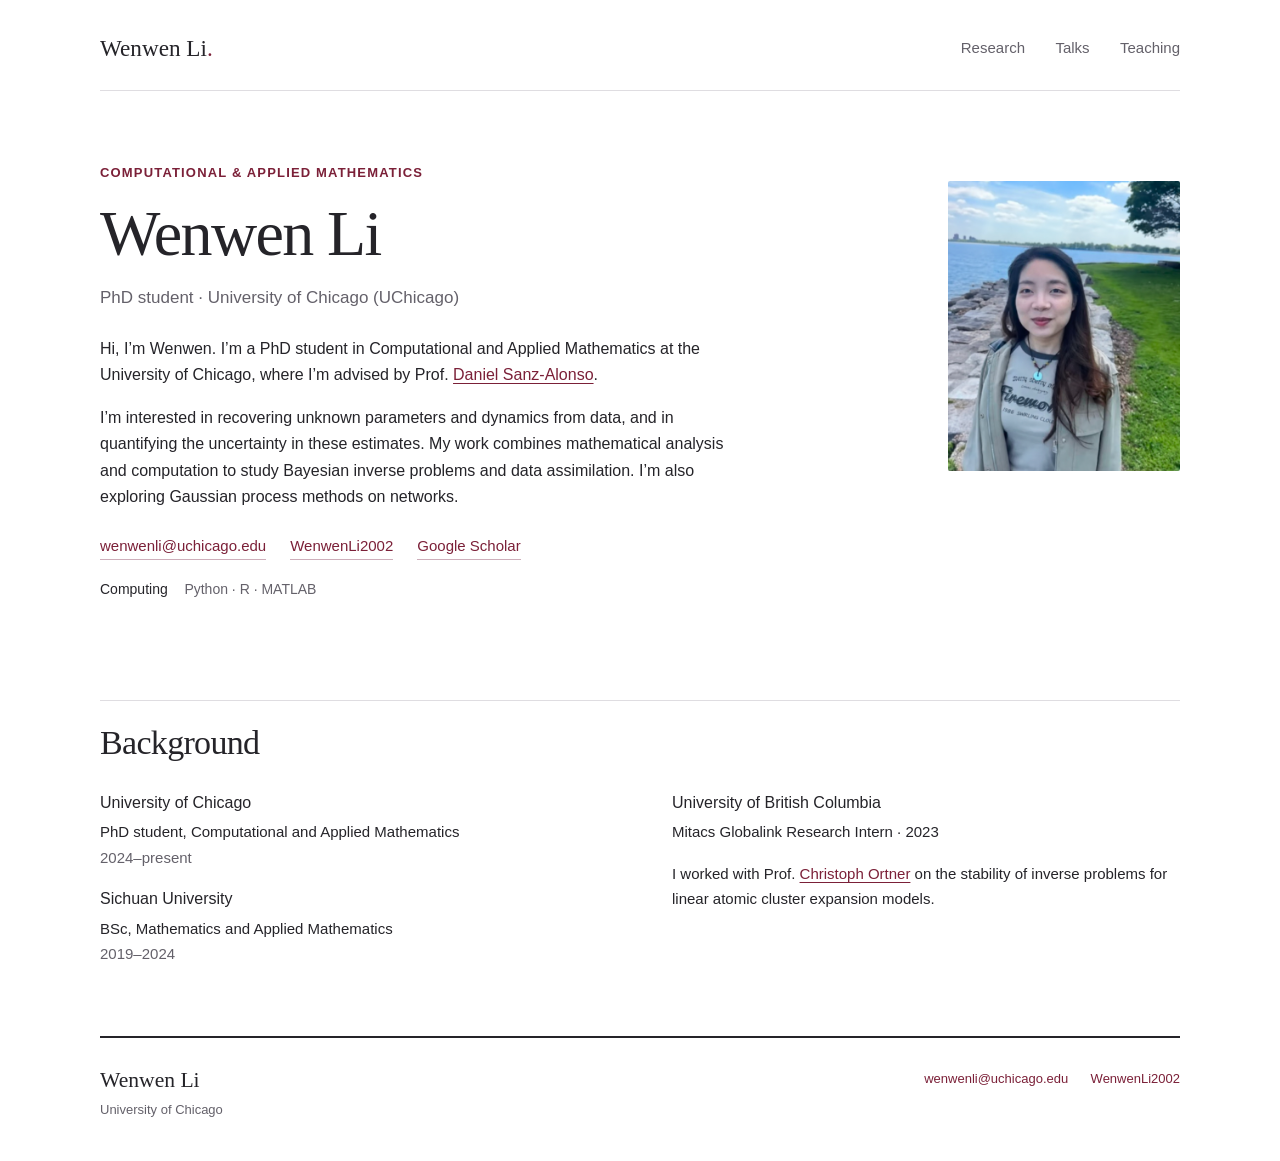
<file: index.html>
<!doctype html>
<html lang="en">
<head>
  <meta charset="utf-8">
  <meta name="viewport" content="width=device-width, initial-scale=1">
  <meta name="color-scheme" content="light">
  <title>Wenwen Li | Applied Mathematics at UChicago</title>
  <meta name="description" content="Wenwen Li, PhD student in Computational and Applied Mathematics at the University of Chicago (UChicago). Research in uncertainty quantification, Bayesian inverse problems, data assimilation, and Gaussian process methods on networks.">
  <link rel="canonical" href="https://wenwenli2002.github.io/">
  <meta property="og:type" content="website">
  <meta property="og:title" content="Wenwen Li | Applied Mathematics at UChicago">
  <meta property="og:description" content="Wenwen Li, PhD student in Computational and Applied Mathematics at the University of Chicago (UChicago). Research in uncertainty quantification, Bayesian inverse problems, data assimilation, and Gaussian process methods on networks.">
  <meta property="og:url" content="https://wenwenli2002.github.io/">
  <link rel="icon" type="image/svg+xml" href="data:image/svg+xml,%3Csvg xmlns='http://www.w3.org/2000/svg' viewBox='0 0 64 64'%3E%3Crect width='64' height='64' rx='8' fill='%237b2038'/%3E%3Ctext x='32' y='43' text-anchor='middle' fill='white' font-family='Georgia,serif' font-size='32'%3EWL%3C/text%3E%3C/svg%3E">
  <link rel="stylesheet" href="styles.css">
  <script src="site.js" defer></script>

  <script type="application/ld+json">{"@context": "https://schema.org", "@type": "ProfilePage", "name": "Wenwen Li | Applied Mathematics at UChicago", "url": "https://wenwenli2002.github.io/", "mainEntity": {"@type": "Person", "name": "Wenwen Li", "url": "https://wenwenli2002.github.io/", "email": "mailto:wenwenli@uchicago.edu", "jobTitle": "PhD student", "affiliation": {"@type": "CollegeOrUniversity", "name": "University of Chicago", "alternateName": "UChicago", "url": "https://www.uchicago.edu/"}, "sameAs": ["https://github.com/WenwenLi2002", "https://cam.uchicago.edu/people/profile/wenwen-li/", "https://scholar.google.com/citations?user=LMKiBMcAAAAJ&hl=en"]}}</script>
</head>
<body>
  <a class="skip-link" href="#main">Skip to content</a>
  <header class="site-header wrap">
    <a class="signature" href="index.html" aria-label="Wenwen Li, home">Wenwen Li<span class="signature-mark" aria-hidden="true">.</span></a>
    <nav aria-label="Main navigation">
      <a href="research.html">Research</a>
      <a href="talks.html">Talks</a>
      <a href="teaching.html">Teaching</a>
      
    </nav>
  </header>
  <main id="main" class="wrap">
    <section id="about" class="intro" aria-labelledby="name">
      <div class="intro-copy">
        <p class="eyebrow">Computational &amp; Applied Mathematics</p>
        <h1 id="name">Wenwen Li</h1>
        <p class="affiliation">PhD student · <a href="https://cam.uchicago.edu/" target="_blank" rel="noopener">University of Chicago (UChicago)</a></p>
        <p>Hi, I’m Wenwen. I’m a PhD student in Computational and Applied Mathematics at the University of Chicago, where I’m advised by Prof. <a href="https://sites.google.com/a/uchicago.edu/sanz-alonso/" target="_blank" rel="noopener">Daniel Sanz-Alonso</a>.</p>
        <p>I’m interested in recovering unknown parameters and dynamics from data, and in quantifying the uncertainty in these estimates. My work combines mathematical analysis and computation to study Bayesian inverse problems and data assimilation. I’m also exploring Gaussian process methods on networks.</p>
        <div class="contact-links" aria-label="Profile and contact links">
          <a href="mailto:wenwenli@uchicago.edu">wenwenli@uchicago.edu</a>
          <a href="https://github.com/WenwenLi2002" aria-label="WenwenLi2002 on GitHub" target="_blank" rel="noopener">WenwenLi2002</a>
          <a href="https://scholar.google.com/citations?user=LMKiBMcAAAAJ&amp;hl=en" target="_blank" rel="noopener noreferrer">Google Scholar</a>
          
        </div>
        <p class="computing"><span>Computing</span> Python · R · MATLAB</p>
      </div>
      <figure class="portrait">
        <img src="assets/portrait.png" alt="Portrait of Wenwen Li outdoors beside a lake" width="1091" height="1442" fetchpriority="high">
      </figure>
    </section>

    <section id="background" class="lower-section background" aria-labelledby="background-heading">
      <div class="section-heading"><h2 id="background-heading">Background</h2></div>
      <div class="background-grid">
        <div><h3>University of Chicago</h3><p>PhD student, Computational and Applied Mathematics<br><span class="muted">2024–present</span></p><h3>Sichuan University</h3><p>BSc, Mathematics and Applied Mathematics<br><span class="muted">2019–2024</span></p></div>
        <div><h3>University of British Columbia</h3><p>Mitacs Globalink Research Intern · 2023</p><p>I worked with Prof. <a href="https://personal.math.ubc.ca/~ortner/" target="_blank" rel="noopener">Christoph Ortner</a> on the stability of inverse problems for linear atomic cluster expansion models.</p></div>
      </div>
    </section>
  </main>
  <footer class="wrap site-footer">
    <div><span class="footer-name">Wenwen Li</span><p>University of Chicago</p></div>
    <div class="footer-links"><a href="mailto:wenwenli@uchicago.edu">wenwenli@uchicago.edu</a><a href="https://github.com/WenwenLi2002" target="_blank" rel="noopener">WenwenLi2002</a></div>
  </footer>
  <dialog id="figure-dialog" aria-labelledby="figure-dialog-title">
    <div class="dialog-header"><h2 id="figure-dialog-title">Research figure</h2><button type="button" id="close-figure">Close</button></div>
    <img id="enlarged-figure" alt="">
    <p id="figure-caption"></p>
  </dialog>
</body>
</html>
</file>
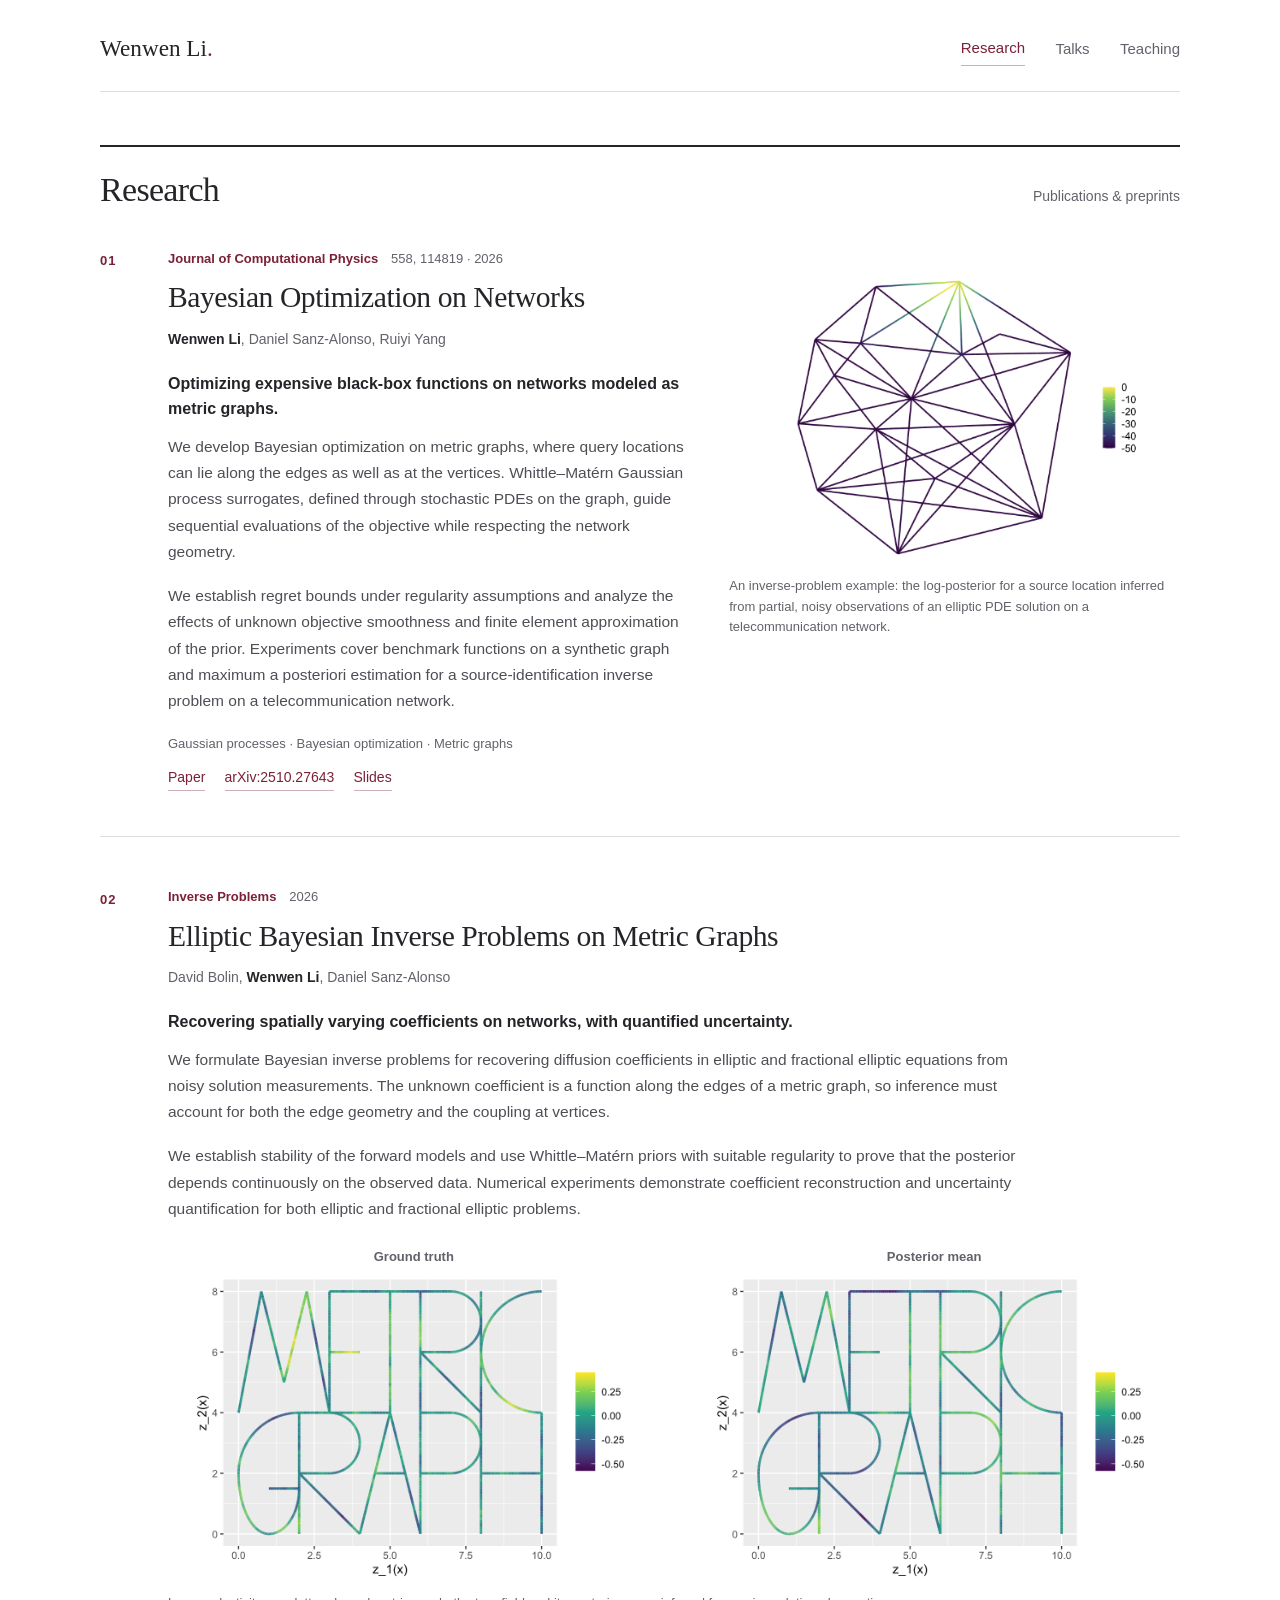
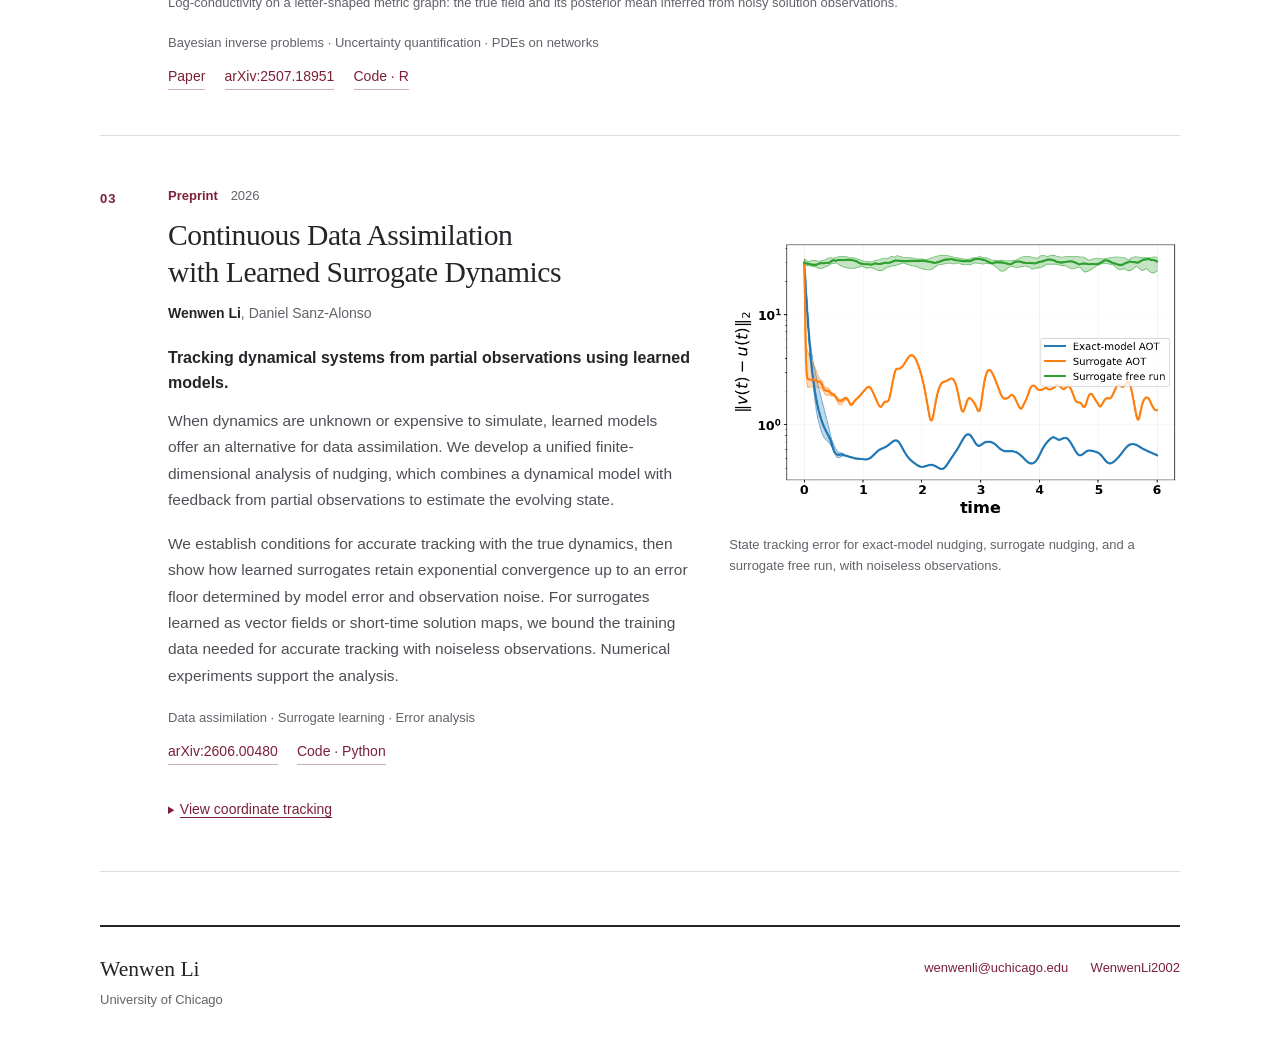
<file: research.html>
<!doctype html>
<html lang="en">
<head>
  <meta charset="utf-8">
  <meta name="viewport" content="width=device-width, initial-scale=1">
  <meta name="color-scheme" content="light">
  <title>Research · Wenwen Li</title>
  <meta name="description" content="Publications and preprints by Wenwen Li: Bayesian optimization on networks, elliptic Bayesian inverse problems, and continuous data assimilation with learned surrogate dynamics.">
  <link rel="canonical" href="https://wenwenli2002.github.io/research.html">
  <meta property="og:type" content="website">
  <meta property="og:title" content="Research · Wenwen Li">
  <meta property="og:description" content="Publications and preprints by Wenwen Li: Bayesian optimization on networks, elliptic Bayesian inverse problems, and continuous data assimilation with learned surrogate dynamics.">
  <meta property="og:url" content="https://wenwenli2002.github.io/research.html">
  <link rel="icon" type="image/svg+xml" href="data:image/svg+xml,%3Csvg xmlns='http://www.w3.org/2000/svg' viewBox='0 0 64 64'%3E%3Crect width='64' height='64' rx='8' fill='%237b2038'/%3E%3Ctext x='32' y='43' text-anchor='middle' fill='white' font-family='Georgia,serif' font-size='32'%3EWL%3C/text%3E%3C/svg%3E">
  <link rel="stylesheet" href="styles.css">
  <script src="site.js" defer></script>

  <script type="application/ld+json">{"@context": "https://schema.org", "@type": "WebPage", "name": "Research \u00b7 Wenwen Li", "url": "https://wenwenli2002.github.io/research.html", "mainEntity": {"@type": "Person", "name": "Wenwen Li", "url": "https://wenwenli2002.github.io/", "email": "mailto:wenwenli@uchicago.edu", "jobTitle": "PhD student", "affiliation": {"@type": "CollegeOrUniversity", "name": "University of Chicago"}, "sameAs": ["https://github.com/WenwenLi2002"]}}</script>
</head>
<body>
  <a class="skip-link" href="#main">Skip to content</a>
  <header class="site-header wrap">
    <a class="signature" href="index.html" aria-label="Wenwen Li, home">Wenwen Li<span class="signature-mark" aria-hidden="true">.</span></a>
    <nav aria-label="Main navigation">
      <a href="research.html" aria-current="page">Research</a>
      <a href="talks.html">Talks</a>
      <a href="teaching.html">Teaching</a>
      
    </nav>
  </header>
  <main id="main" class="wrap page-section">
    <section id="research" class="research" aria-labelledby="research-heading">
      <div class="section-heading">
        <h1 id="research-heading">Research</h1>
        <p>Publications &amp; preprints</p>
      </div>

      <article class="publication" aria-labelledby="bo-title">
        <div class="article-index" aria-hidden="true">01</div>
        <div class="article-main">
          <div class="research-grid">
            <div class="research-copy">
              <p class="venue"><a href="https://www.sciencedirect.com/science/article/abs/pii/S0021999126001695" target="_blank" rel="noopener">Journal of Computational Physics</a><span>558, 114819 · 2026</span></p>
              <h2 id="bo-title">Bayesian Optimization on Networks</h2>
              <p class="authors"><strong>Wenwen Li</strong>, <a href="https://sites.google.com/a/uchicago.edu/sanz-alonso/" target="_blank" rel="noopener">Daniel Sanz-Alonso</a>, <a href="https://ruiyiyang.github.io/" target="_blank" rel="noopener">Ruiyi Yang</a></p>
              <p class="takeaway">Optimizing expensive black-box functions on networks modeled as metric graphs.</p>
              <p class="description">We develop Bayesian optimization on metric graphs, where query locations can lie along the edges as well as at the vertices. Whittle–Matérn Gaussian process surrogates, defined through stochastic PDEs on the graph, guide sequential evaluations of the objective while respecting the network geometry.</p><p class="description">We establish regret bounds under regularity assumptions and analyze the effects of unknown objective smoothness and finite element approximation of the prior. Experiments cover benchmark functions on a synthetic graph and maximum a posteriori estimation for a source-identification inverse problem on a telecommunication network.</p>
              <p class="topics">Gaussian processes · Bayesian optimization · Metric graphs</p>
              <div class="paper-links">
                <a href="https://www.sciencedirect.com/science/article/abs/pii/S0021999126001695" target="_blank" rel="noopener">Paper</a>
                <a href="https://arxiv.org/abs/2510.27643" target="_blank" rel="noopener">arXiv:2510.27643</a>
                <a href="assets/Bayesian-Optimization-on-Networks-SIAM-AN26.pdf" target="_blank" rel="noopener">Slides</a>
              </div>
            </div>
            <figure class="research-figure network-figure">
              <button class="figure-button" data-figure="assets/bo-network.png" data-caption="Log-posterior for the source-identification experiment on a telecommunication network. Bayesian optimization seeks its maximizer to compute a maximum a posteriori estimate from partial, noisy observations of an elliptic PDE solution." aria-label="Enlarge the network log-posterior figure">
                <img src="assets/bo-network.png" alt="Telecommunication metric graph colored by the source-location log-posterior, with colorbar from minus 50 to zero" width="455" height="357" loading="lazy">
              </button>
              <figcaption>An inverse-problem example: the log-posterior for a source location inferred from partial, noisy observations of an elliptic PDE solution on a telecommunication network.</figcaption>
            </figure>
          </div>
        </div>
      </article>

      <article class="publication" aria-labelledby="elliptic-title">
        <div class="article-index" aria-hidden="true">02</div>
        <div class="article-main">
          <div class="article-heading">
            <p class="venue"><a href="https://doi.org/10.1088/1361-6420/ae544e" target="_blank" rel="noopener">Inverse Problems</a><span>2026</span></p>
            <h2 id="elliptic-title">Elliptic Bayesian Inverse Problems on Metric Graphs</h2>
            <p class="authors"><a href="https://www.kaust.edu.sa/en/study/faculty/david-bolin" target="_blank" rel="noopener">David Bolin</a>, <strong>Wenwen Li</strong>, <a href="https://sites.google.com/a/uchicago.edu/sanz-alonso/" target="_blank" rel="noopener">Daniel Sanz-Alonso</a></p>
          </div>
          <p class="takeaway">Recovering spatially varying coefficients on networks, with quantified uncertainty.</p>
          <p class="description wide-copy">We formulate Bayesian inverse problems for recovering diffusion coefficients in elliptic and fractional elliptic equations from noisy solution measurements. The unknown coefficient is a function along the edges of a metric graph, so inference must account for both the edge geometry and the coupling at vertices.</p><p class="description wide-copy">We establish stability of the forward models and use Whittle–Matérn priors with suitable regularity to prove that the posterior depends continuously on the observed data. Numerical experiments demonstrate coefficient reconstruction and uncertainty quantification for both elliptic and fractional elliptic problems.</p>
          <div class="paired-figures">
            <figure class="research-figure">
              <p class="figure-label">Ground truth</p>
              <button class="figure-button" data-figure="assets/elliptic-truth.png" data-caption="Ground-truth log-conductivity u on the letter-shaped metric graph." aria-label="Enlarge the ground-truth log-conductivity figure">
                <img src="assets/elliptic-truth.png" alt="Ground-truth log-conductivity shown by color along the edges of a graph spelling METRIC GRAPH" width="1150" height="722" loading="lazy">
              </button>
            </figure>
            <figure class="research-figure">
              <p class="figure-label">Posterior mean</p>
              <button class="figure-button" data-figure="assets/elliptic-posterior.png" data-caption="Posterior mean of the log-conductivity u, inferred from noisy solution observations." aria-label="Enlarge the posterior mean reconstruction">
                <img src="assets/elliptic-posterior.png" alt="Posterior mean log-conductivity reconstructed on the same letter-shaped graph, with the original colorbar and axes" width="1150" height="722" loading="lazy">
              </button>
            </figure>
          </div>
          <p class="shared-caption">Log-conductivity on a letter-shaped metric graph: the true field and its posterior mean inferred from noisy solution observations.</p>
          <p class="topics">Bayesian inverse problems · Uncertainty quantification · PDEs on networks</p>
          <div class="paper-links">
            <a href="https://doi.org/10.1088/1361-6420/ae544e" target="_blank" rel="noopener">Paper</a>
            <a href="https://arxiv.org/abs/2507.18951" target="_blank" rel="noopener">arXiv:2507.18951</a>
            <a href="https://github.com/WenwenLi2002/Bayesian-Inverse-Problems-on-Metric-Graphs" target="_blank" rel="noopener" aria-label="R reference code for elliptic Bayesian inverse problems">Code · R</a>
          </div>
        </div>
      </article>

      <article class="publication" aria-labelledby="cda-title">
        <div class="article-index" aria-hidden="true">03</div>
        <div class="article-main">
          <div class="research-grid">
            <div class="research-copy">
              <p class="venue">Preprint<span>2026</span></p>
              <h2 id="cda-title">Continuous Data Assimilation with Learned Surrogate Dynamics</h2>
              <p class="authors"><strong>Wenwen Li</strong>, <a href="https://sites.google.com/a/uchicago.edu/sanz-alonso/" target="_blank" rel="noopener">Daniel Sanz-Alonso</a></p>
              <p class="takeaway">Tracking dynamical systems from partial observations using learned models.</p>
              <p class="description">When dynamics are unknown or expensive to simulate, learned models offer an alternative for data assimilation. We develop a unified finite-dimensional analysis of nudging, which combines a dynamical model with feedback from partial observations to estimate the evolving state.</p><p class="description">We establish conditions for accurate tracking with the true dynamics, then show how learned surrogates retain exponential convergence up to an error floor determined by model error and observation noise. For surrogates learned as vector fields or short-time solution maps, we bound the training data needed for accurate tracking with noiseless observations. Numerical experiments support the analysis.</p>
              <p class="topics">Data assimilation · Surrogate learning · Error analysis</p>
              <div class="paper-links">
                <a href="https://arxiv.org/abs/2606.00480" target="_blank" rel="noopener">arXiv:2606.00480</a>
                <a href="https://github.com/WenwenLi2002/continuous-data-assimilation-with-surrogate-dynamics" target="_blank" rel="noopener" aria-label="Python reference code for continuous data assimilation">Code · Python</a>
              </div>
            </div>
            <figure class="research-figure tracking-figure">
              <button class="figure-button" data-figure="assets/cda-tracking-error.png" data-caption="State tracking error in a noiseless-observation solution-map experiment. Blue: exact-model AOT. Orange: learned-surrogate AOT. Green: surrogate free run. Curves are medians; shaded bands show the interquartile range." aria-label="Enlarge the state tracking error comparison">
                <img src="assets/cda-tracking-error.png" alt="Log-scale state tracking error versus time, comparing exact-model AOT, surrogate AOT, and a surrogate free run" width="808" height="508" loading="lazy">
              </button>
              <figcaption>State tracking error for exact-model nudging, surrogate nudging, and a surrogate free run, with noiseless observations.</figcaption>
            </figure>
          </div>
          <details class="experiment-detail">
            <summary>View coordinate tracking</summary>
            <figure class="coordinate-result">
              <button class="figure-button" data-figure="assets/cda-coordinate-tracking.png" data-caption="Coordinates x₁, x₂, and x₃ with exact-model AOT, learned-surrogate AOT, and a surrogate free run. Black is the reference trajectory; colored curves correspond to different initializations. Noiseless-observation solution-map experiment." aria-label="Enlarge the coordinate tracking comparison">
                <img src="assets/cda-coordinate-tracking.png" alt="Nine-panel comparison of three state coordinates: exact-model AOT, surrogate AOT, and free surrogate trajectories" width="1571" height="749" loading="lazy">
              </button>
              <figcaption>State trajectories from different initial conditions, compared with the reference trajectory in black. Observations are noiseless.</figcaption>
            </figure>
          </details>
        </div>
      </article>
    </section>
  </main>
  <footer class="wrap site-footer">
    <div><span class="footer-name">Wenwen Li</span><p>University of Chicago</p></div>
    <div class="footer-links"><a href="mailto:wenwenli@uchicago.edu">wenwenli@uchicago.edu</a><a href="https://github.com/WenwenLi2002" target="_blank" rel="noopener">WenwenLi2002</a></div>
  </footer>
  <dialog id="figure-dialog" aria-labelledby="figure-dialog-title">
    <div class="dialog-header"><h2 id="figure-dialog-title">Research figure</h2><button type="button" id="close-figure">Close</button></div>
    <img id="enlarged-figure" alt="">
    <p id="figure-caption"></p>
  </dialog>
</body>
</html>
</file>
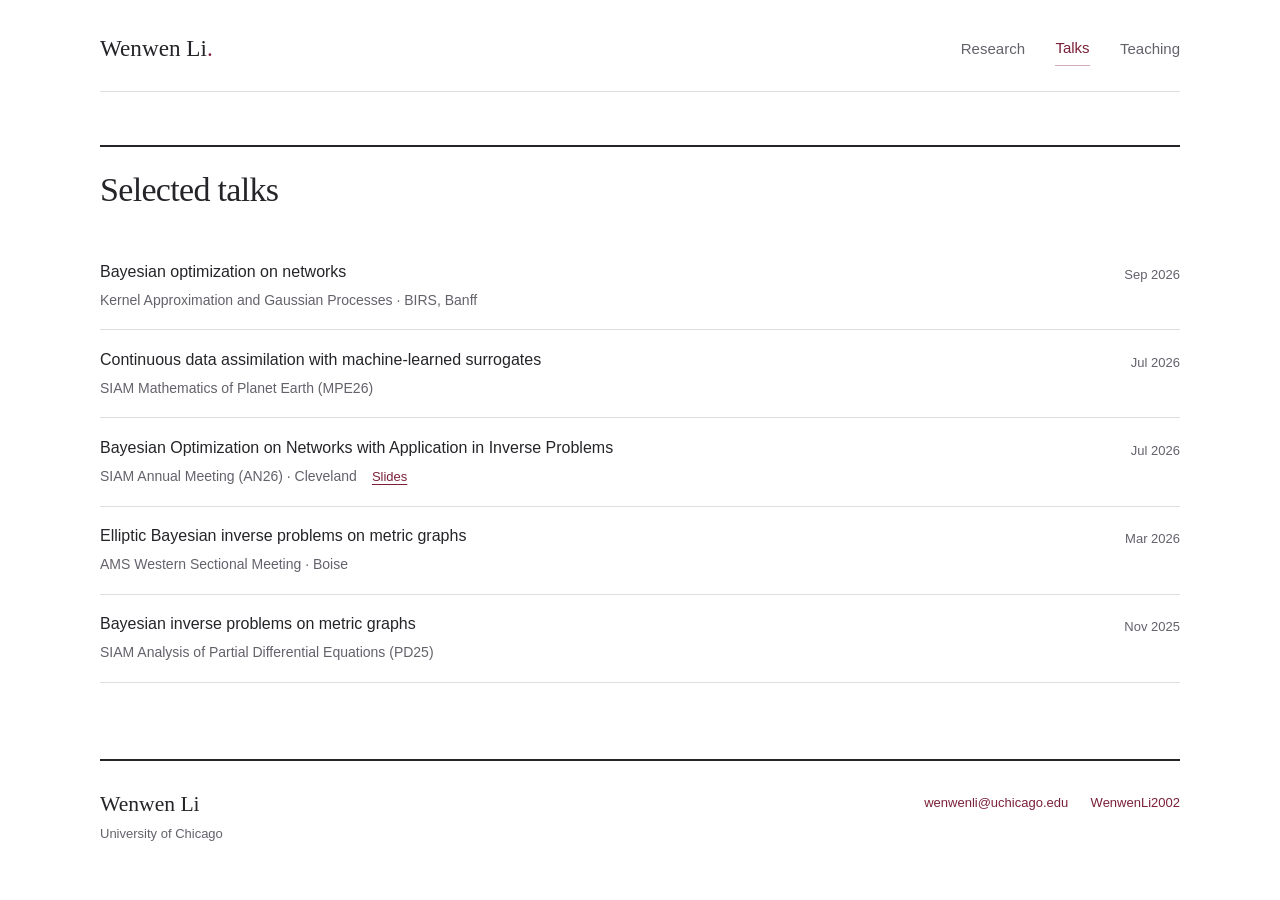
<file: talks.html>
<!doctype html>
<html lang="en">
<head>
  <meta charset="utf-8">
  <meta name="viewport" content="width=device-width, initial-scale=1">
  <meta name="color-scheme" content="light">
  <title>Talks · Wenwen Li</title>
  <meta name="description" content="Selected research talks by Wenwen Li on Bayesian optimization, inverse problems, and data assimilation.">
  <link rel="canonical" href="https://wenwenli2002.github.io/talks.html">
  <meta property="og:type" content="website">
  <meta property="og:title" content="Talks · Wenwen Li">
  <meta property="og:description" content="Selected research talks by Wenwen Li on Bayesian optimization, inverse problems, and data assimilation.">
  <meta property="og:url" content="https://wenwenli2002.github.io/talks.html">
  <link rel="icon" type="image/svg+xml" href="data:image/svg+xml,%3Csvg xmlns='http://www.w3.org/2000/svg' viewBox='0 0 64 64'%3E%3Crect width='64' height='64' rx='8' fill='%237b2038'/%3E%3Ctext x='32' y='43' text-anchor='middle' fill='white' font-family='Georgia,serif' font-size='32'%3EWL%3C/text%3E%3C/svg%3E">
  <link rel="stylesheet" href="styles.css">
  <script src="site.js" defer></script>

  <script type="application/ld+json">{"@context": "https://schema.org", "@type": "WebPage", "name": "Talks \u00b7 Wenwen Li", "url": "https://wenwenli2002.github.io/talks.html", "mainEntity": {"@type": "Person", "name": "Wenwen Li", "url": "https://wenwenli2002.github.io/", "email": "mailto:wenwenli@uchicago.edu", "jobTitle": "PhD student", "affiliation": {"@type": "CollegeOrUniversity", "name": "University of Chicago"}, "sameAs": ["https://github.com/WenwenLi2002"]}}</script>
</head>
<body>
  <a class="skip-link" href="#main">Skip to content</a>
  <header class="site-header wrap">
    <a class="signature" href="index.html" aria-label="Wenwen Li, home">Wenwen Li<span class="signature-mark" aria-hidden="true">.</span></a>
    <nav aria-label="Main navigation">
      <a href="research.html">Research</a>
      <a href="talks.html" aria-current="page">Talks</a>
      <a href="teaching.html">Teaching</a>
      
    </nav>
  </header>
  <main id="main" class="wrap page-section">
    <section id="talks" class="lower-section" aria-labelledby="talks-heading">
      <div class="section-heading"><h1 id="talks-heading">Selected talks</h1></div>
      <ol class="talk-list">
        <li><div><h2>Bayesian optimization on networks</h2><p>Kernel Approximation and Gaussian Processes · BIRS, Banff</p></div><time datetime="2026-09">Sep 2026</time></li>
        <li><div><h2>Continuous data assimilation with machine-learned surrogates</h2><p>SIAM Mathematics of Planet Earth (MPE26)</p></div><time datetime="2026-07">Jul 2026</time></li>
        <li><div><h2>Bayesian Optimization on Networks with Application in Inverse Problems</h2><p>SIAM Annual Meeting (AN26) · Cleveland <a class="inline-resource" href="assets/Bayesian-Optimization-on-Networks-SIAM-AN26.pdf" target="_blank" rel="noopener">Slides</a></p></div><time datetime="2026-07">Jul 2026</time></li>
        <li><div><h2>Elliptic Bayesian inverse problems on metric graphs</h2><p>AMS Western Sectional Meeting · Boise</p></div><time datetime="2026-03">Mar 2026</time></li>
        <li><div><h2>Bayesian inverse problems on metric graphs</h2><p>SIAM Analysis of Partial Differential Equations (PD25)</p></div><time datetime="2025-11">Nov 2025</time></li>
      </ol>
    </section>
  </main>
  <footer class="wrap site-footer">
    <div><span class="footer-name">Wenwen Li</span><p>University of Chicago</p></div>
    <div class="footer-links"><a href="mailto:wenwenli@uchicago.edu">wenwenli@uchicago.edu</a><a href="https://github.com/WenwenLi2002" target="_blank" rel="noopener">WenwenLi2002</a></div>
  </footer>
  <dialog id="figure-dialog" aria-labelledby="figure-dialog-title">
    <div class="dialog-header"><h2 id="figure-dialog-title">Research figure</h2><button type="button" id="close-figure">Close</button></div>
    <img id="enlarged-figure" alt="">
    <p id="figure-caption"></p>
  </dialog>
</body>
</html>
</file>
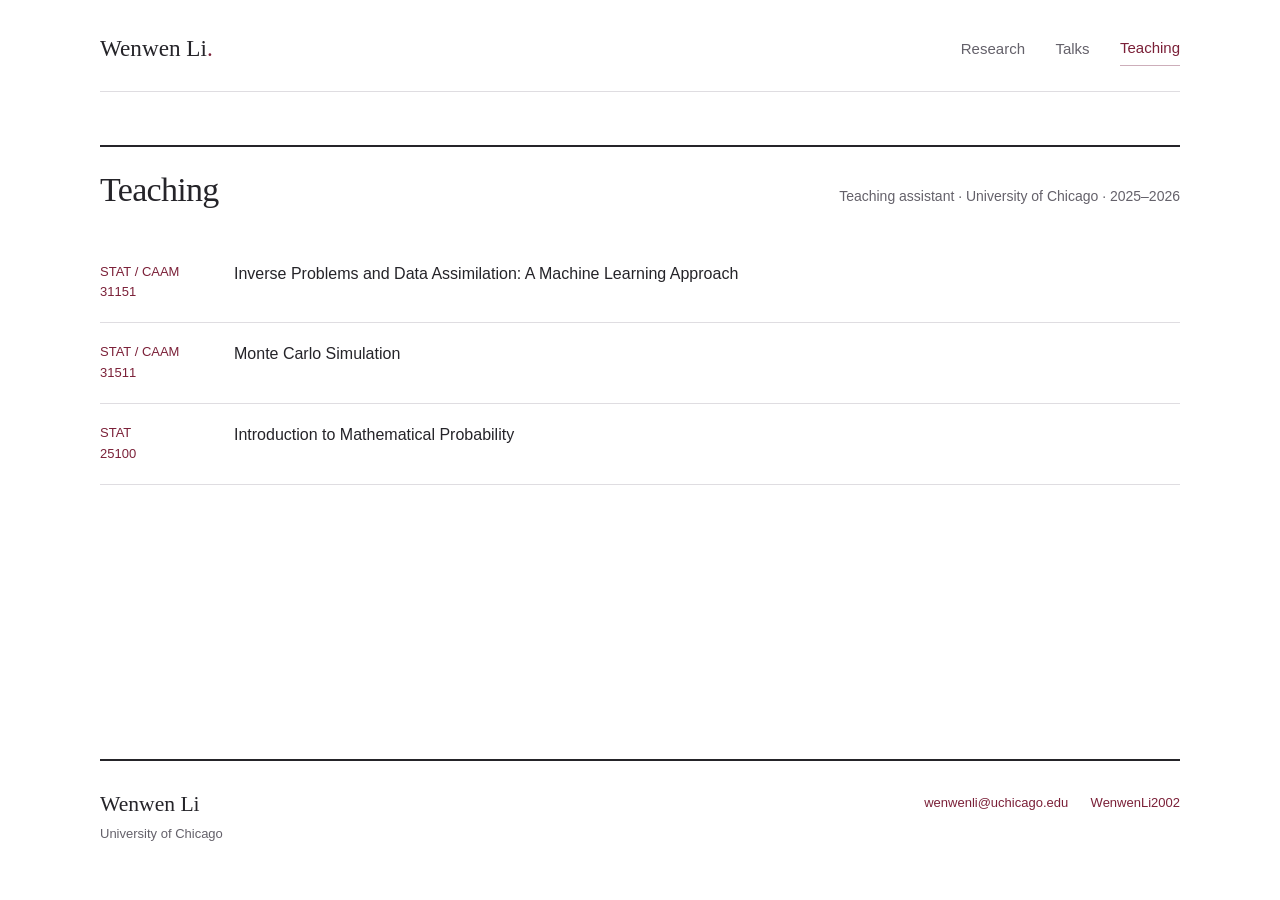
<file: teaching.html>
<!doctype html>
<html lang="en">
<head>
  <meta charset="utf-8">
  <meta name="viewport" content="width=device-width, initial-scale=1">
  <meta name="color-scheme" content="light">
  <title>Teaching · Wenwen Li</title>
  <meta name="description" content="Teaching assistant experience at the University of Chicago in inverse problems, Monte Carlo simulation, and mathematical probability.">
  <link rel="canonical" href="https://wenwenli2002.github.io/teaching.html">
  <meta property="og:type" content="website">
  <meta property="og:title" content="Teaching · Wenwen Li">
  <meta property="og:description" content="Teaching assistant experience at the University of Chicago in inverse problems, Monte Carlo simulation, and mathematical probability.">
  <meta property="og:url" content="https://wenwenli2002.github.io/teaching.html">
  <link rel="icon" type="image/svg+xml" href="data:image/svg+xml,%3Csvg xmlns='http://www.w3.org/2000/svg' viewBox='0 0 64 64'%3E%3Crect width='64' height='64' rx='8' fill='%237b2038'/%3E%3Ctext x='32' y='43' text-anchor='middle' fill='white' font-family='Georgia,serif' font-size='32'%3EWL%3C/text%3E%3C/svg%3E">
  <link rel="stylesheet" href="styles.css">
  <script src="site.js" defer></script>

  <script type="application/ld+json">{"@context": "https://schema.org", "@type": "WebPage", "name": "Teaching \u00b7 Wenwen Li", "url": "https://wenwenli2002.github.io/teaching.html", "mainEntity": {"@type": "Person", "name": "Wenwen Li", "url": "https://wenwenli2002.github.io/", "email": "mailto:wenwenli@uchicago.edu", "jobTitle": "PhD student", "affiliation": {"@type": "CollegeOrUniversity", "name": "University of Chicago"}, "sameAs": ["https://github.com/WenwenLi2002"]}}</script>
</head>
<body>
  <a class="skip-link" href="#main">Skip to content</a>
  <header class="site-header wrap">
    <a class="signature" href="index.html" aria-label="Wenwen Li, home">Wenwen Li<span class="signature-mark" aria-hidden="true">.</span></a>
    <nav aria-label="Main navigation">
      <a href="research.html">Research</a>
      <a href="talks.html">Talks</a>
      <a href="teaching.html" aria-current="page">Teaching</a>
      
    </nav>
  </header>
  <main id="main" class="wrap page-section">
    <section id="teaching" class="lower-section" aria-labelledby="teaching-heading">
      <div class="section-heading"><h1 id="teaching-heading">Teaching</h1><p>Teaching assistant · University of Chicago · 2025–2026</p></div>
      <ul class="teaching-list">
        <li><span class="course-code">STAT / CAAM<br>31151</span><div><h2>Inverse Problems and Data Assimilation: A Machine Learning Approach</h2></div></li>
        <li><span class="course-code">STAT / CAAM<br>31511</span><div><h2>Monte Carlo Simulation</h2></div></li>
        <li><span class="course-code">STAT<br>25100</span><div><h2>Introduction to Mathematical Probability</h2></div></li>
      </ul>
    </section>
  </main>
  <footer class="wrap site-footer">
    <div><span class="footer-name">Wenwen Li</span><p>University of Chicago</p></div>
    <div class="footer-links"><a href="mailto:wenwenli@uchicago.edu">wenwenli@uchicago.edu</a><a href="https://github.com/WenwenLi2002" target="_blank" rel="noopener">WenwenLi2002</a></div>
  </footer>
  <dialog id="figure-dialog" aria-labelledby="figure-dialog-title">
    <div class="dialog-header"><h2 id="figure-dialog-title">Research figure</h2><button type="button" id="close-figure">Close</button></div>
    <img id="enlarged-figure" alt="">
    <p id="figure-caption"></p>
  </dialog>
</body>
</html>
</file>
<file: styles.css>
:root{--ink:#252429;--muted:#64616a;--accent:#7b2038;--line:#dfdde1;--paper:#fff;--soft:#f6f5f7;--serif:Georgia,"Times New Roman",serif;--sans:Inter,-apple-system,BlinkMacSystemFont,"Segoe UI",Arial,sans-serif}
*{box-sizing:border-box}
html{scroll-behavior:smooth;scroll-padding-top:32px}
body{margin:0;background:var(--paper);color:var(--ink);font:16px/1.65 var(--sans);-webkit-font-smoothing:antialiased}
button,input{font:inherit}
img{max-width:100%;height:auto;display:block}
a{color:var(--accent);text-decoration-thickness:1px;text-underline-offset:3px}
a:hover{text-decoration:underline;color:#541527}
a:focus-visible,button:focus-visible,summary:focus-visible{outline:2px solid var(--accent);outline-offset:5px;border-radius:2px}
p{margin:0 0 16px}
h1,h2,h3{font-family:var(--serif);font-weight:400;line-height:1.2;margin:0;color:var(--ink)}
.wrap{width:min(1080px,calc(100% - 96px));margin-inline:auto}
.skip-link{position:absolute;left:16px;top:-96px;background:white;padding:8px 16px;z-index:10}
.skip-link:focus{top:16px}
.site-header{display:flex;justify-content:space-between;align-items:center;gap:32px;padding-block:32px 25.6px;border-bottom:1px solid var(--line)}
.signature{font:23.2px var(--serif);color:var(--ink);text-decoration:none;white-space:nowrap}
.signature-mark{color:var(--accent)}
nav{display:flex;align-items:center;gap:30.4px;flex-wrap:wrap;font-size:15px}
nav a{color:var(--muted);text-decoration:none;padding:4px 0}
nav a:hover{color:var(--accent)}
.intro{display:grid;grid-template-columns:minmax(0,1fr) 232px;gap:88px;padding-block:70.4px 60.8px;align-items:start}
.eyebrow{font-size:13px;letter-spacing:.09em;text-transform:uppercase;color:var(--accent);margin-bottom:12.8px;font-weight:600}
h1{font-size:clamp(48px,5vw,68px);letter-spacing:-.025em;margin-bottom:11.2px}
.affiliation{color:var(--muted);margin-bottom:24px;font-size:17px}
.affiliation a{color:inherit;text-decoration:none}
.intro-copy>p:not(.eyebrow):not(.affiliation):not(.computing){max-width:650px}
.portrait{margin:19.2px 0 0}
.portrait img{width:232px;height:290px;object-fit:cover;object-position:50% 45%;border-radius:2px}
.contact-links{display:flex;flex-wrap:wrap;gap:22.4px;margin-top:24px;font-size:15px}
.contact-links a{text-decoration:none;border-bottom:1px solid #cdaeba}
.computing{font-size:14px;color:var(--muted);margin-top:17.6px;margin-bottom:0}
.computing span{color:var(--ink);margin-right:12.8px;font-weight:500}
.section-heading{display:flex;align-items:baseline;justify-content:space-between;gap:16px;border-top:2px solid var(--ink);padding-top:22.4px;margin-bottom:32px}
.section-heading h1,.section-heading h2{font-size:34px;letter-spacing:-.02em}
.section-heading>p{font-size:14px;color:var(--muted);margin:0}
.publication{display:grid;grid-template-columns:40px minmax(0,1fr);gap:28px;padding-block:6.4px 44.8px;margin-bottom:44px;border-bottom:1px solid var(--line)}
.article-index{font-size:13px;color:var(--accent);letter-spacing:.08em;padding-top:1.6px;font-weight:600}
.article-main{min-width:0}
.research-grid{display:grid;grid-template-columns:minmax(0,1.16fr) minmax(0,1fr);gap:38.4px;align-items:start}
.venue{color:var(--accent);font-size:13px;font-weight:600;display:flex;flex-wrap:wrap;gap:12.8px;margin-bottom:11.2px;line-height:1.5}
.venue a{color:inherit;text-decoration:none}
.venue span{color:var(--muted);font-weight:400}
.publication h2{font-size:29.6px;line-height:1.24;letter-spacing:-.015em;margin-bottom:12.8px;text-wrap:balance}
.authors{font-size:14px;color:var(--muted);line-height:1.55;margin-bottom:20px}
.authors a{color:inherit;text-decoration:none}
.authors a:hover{color:var(--accent);text-decoration:underline}
.authors strong{font-weight:600;color:var(--ink)}
.takeaway{font-size:16px;font-weight:600;line-height:1.6;margin-bottom:12px}
.description{color:#504d55;font-size:15.5px;line-height:1.7;margin-bottom:17.6px}
.topics{color:var(--muted);font-size:13px;margin:18.4px 0 11.2px}
.paper-links{display:flex;flex-wrap:wrap;gap:7.2px 19.2px;font-size:14px}
.paper-links a{text-decoration:none;border-bottom:1px solid #cdaeba;padding-bottom:1px}
.research-figure{margin:0;min-width:0}
.network-figure{margin-top:24px}
.tracking-figure{margin-top:52.8px}
.figure-button{display:block;width:100%;padding:0;border:0;background:transparent;cursor:zoom-in;text-align:inherit}
.figure-button img{width:100%;height:auto}
.network-figure .figure-button{max-width:370px;margin-inline:auto}
figcaption,.shared-caption{font-size:13px;line-height:1.6;color:var(--muted);margin:12.8px 0 0}
.experiment-detail{margin-top:27.2px;font-size:14px;color:var(--muted)}
summary{cursor:pointer;width:fit-content;color:var(--accent);padding:5.6px 0;text-decoration:underline;text-underline-offset:3px}
summary::marker{font-size:11.2px;color:var(--accent)}
.experiment-content{display:grid;grid-template-columns:220px minmax(0,1fr);gap:32px;align-items:center;margin-top:20.8px;max-width:780px}
.experiment-content>p{font-size:15px;line-height:1.7;margin:0}
.coordinate-result{margin:20.8px 0 0}
.article-heading{max-width:900px}
.wide-copy{max-width:850px}
.paired-figures{display:grid;grid-template-columns:1fr 1fr;gap:28.8px;margin-top:24px}
.figure-label{font-size:13px;font-weight:600;color:var(--muted);margin-bottom:5.6px;text-align:center}
.shared-caption{max-width:860px;margin-top:11.2px}
.muted{color:var(--muted)}
.lower-section{margin-top:38.4px}
.lower-section .section-heading{border-top:1px solid var(--line);margin-bottom:14.4px;padding-top:22.4px}
.talk-list,.teaching-list{list-style:none;margin:0;padding:0}
.talk-list li{display:flex;justify-content:space-between;gap:32px;border-bottom:1px solid var(--line);padding:17.6px 0}
.talk-list h2,.teaching-list h2{font:500 16px/1.55 var(--sans);margin:0 0 4px}
.talk-list p,.teaching-list p{font-size:14px;color:var(--muted);margin:0}
.talk-list time{font-size:13px;color:var(--muted);white-space:nowrap;padding-top:4px}
.inline-resource{margin-left:11.2px;font-size:13px}
.teaching-list li{display:grid;grid-template-columns:110px minmax(0,1fr);gap:24px;padding:19.2px 0;border-bottom:1px solid var(--line)}
.course-code{font-size:13px;color:var(--accent);line-height:1.6;font-variant-numeric:tabular-nums}
.teaching-list h2 a{color:var(--ink);text-decoration:none}
.teaching-list h2 a:hover{color:var(--accent);text-decoration:underline}
.background-grid{display:grid;grid-template-columns:1fr 1fr;gap:64px;padding-top:11.2px}
.background-grid h3{font:500 16px/1.6 var(--sans);margin-bottom:4px}
.background-grid p{font-size:15px;line-height:1.7}
.site-footer{display:flex;justify-content:space-between;gap:32px;margin-top:52.8px;padding-block:30.4px 40px;border-top:2px solid var(--ink);font-size:13px;color:var(--muted)}
.footer-name{font:21.6px var(--serif);color:var(--ink)}
.site-footer p{margin:5.6px 0 0}
.footer-links{display:flex;gap:22.4px;align-items:start;flex-wrap:wrap}
.footer-links a{text-decoration:none}
dialog{border:1px solid var(--line);border-radius:4px;padding:20.8px;max-width:min(1200px,94vw);max-height:92vh;width:fit-content;background:white;color:var(--ink);overflow:auto}
dialog::backdrop{background:rgba(27,24,30,.65)}
.dialog-header{display:flex;justify-content:space-between;align-items:center;gap:32px;margin-bottom:16px}
.dialog-header h2{font-size:23.2px}
.dialog-header button{border:1px solid var(--line);border-radius:3px;background:white;color:var(--accent);padding:5.6px 12px;cursor:pointer;font-size:14px}
#enlarged-figure{max-height:72vh;width:auto;max-width:100%;object-fit:contain;margin-inline:auto}
#figure-caption{max-width:950px;font-size:14px;color:var(--muted);margin:16px 0 0;line-height:1.6}
@media(min-width:1500px){.wrap{width:1080px}}
@media(max-width:900px){.wrap{width:calc(100% - 64px)}
.intro{gap:40px;grid-template-columns:minmax(0,1fr) 190px}
.portrait img{width:190px;height:238px}
.research-grid{gap:28.8px;grid-template-columns:1.05fr 1fr}
.publication{gap:17.6px;grid-template-columns:28px minmax(0,1fr)}
.publication h2{font-size:26.4px}
.section-heading{flex-wrap:wrap}
.section-heading>p{font-size:13px}
.background-grid{gap:32px}}
@media(max-width:700px){.wrap{width:calc(100% - 40px)}
.site-header{padding-block:20.8px;gap:16px;align-items:start}
.signature{font-size:19.2px;margin-top:2.4px}
nav{gap:5.6px 16px;justify-content:flex-end;max-width:250px;font-size:14px}
.intro{grid-template-columns:1fr;gap:24px;padding-block:38.4px 41.6px}
.portrait{grid-row:1;margin:0}
.portrait img{width:160px;height:200px}
.eyebrow{font-size:12px}
h1{font-size:50.4px}
.affiliation{font-size:16px}
.intro-copy{min-width:0}
.contact-links{gap:19.2px;font-size:14px}
.section-heading h1,.section-heading h2{font-size:30.4px}
.section-heading{gap:8px;margin-bottom:24px}
.publication{grid-template-columns:1fr;gap:9.6px;margin-bottom:35.2px;padding-bottom:35.2px}
.article-index{padding:0}
.research-grid{grid-template-columns:1fr;gap:22.4px}
.publication h2{font-size:28.8px}
.network-figure,.tracking-figure{margin-top:0}
.research-figure{max-width:550px}
.network-figure{max-width:370px;margin-inline:auto}
.paired-figures{grid-template-columns:1fr;gap:22.4px}
.paired-figures .research-figure{max-width:550px}
.paired-figures img{width:100%}
.experiment-content{grid-template-columns:1fr;gap:16px}
.small-result{max-width:270px;margin-inline:auto}
.talk-list li{gap:16px}
.talk-list time{font-size:12px}
.teaching-list li{grid-template-columns:78px minmax(0,1fr);gap:12.8px}
.course-code{font-size:12px}
.background-grid{grid-template-columns:1fr;gap:8px}
.site-footer{flex-direction:column;gap:17.6px}
.footer-links{gap:6.4px 19.2px}
.footer-links a:first-child{flex-basis:100%}
dialog{padding:12.8px;max-width:96vw}
.dialog-header h2{font-size:19.2px}
#figure-caption{font-size:13px}}
@media(prefers-reduced-motion:reduce){html{scroll-behavior:auto}}

nav a[aria-current="page"]{color:var(--accent);border-bottom:1px solid #cdaeba}
.page-section{padding-top:52.8px;min-height:calc(100vh - 286px)}
.page-section>.lower-section{margin-top:0}
.section-heading h1{margin-bottom:0}
.page-section .lower-section .section-heading{border-top:2px solid var(--ink);margin-bottom:32px}
.contact-links{gap:12px 24px;align-items:baseline}
.contact-links a{white-space:nowrap}
.cv-copy{max-width:650px;color:var(--muted);margin-bottom:24px}
.cv-actions{display:flex;gap:20px;flex-wrap:wrap;margin-bottom:32px}
.cv-preview{width:100%;height:1050px;border:1px solid var(--line);background:var(--soft)}
@media(max-width:700px){.page-section{padding-top:38.4px}.contact-links{gap:10px 22px}.cv-preview{height:720px}}
@media print{.site-header nav,.site-footer,.skip-link,dialog,.figure-button::after{display:none}.wrap{width:100%}.intro,.page-section{padding-top:0}.publication{break-inside:avoid}.cv-preview{display:none}}
</file>
